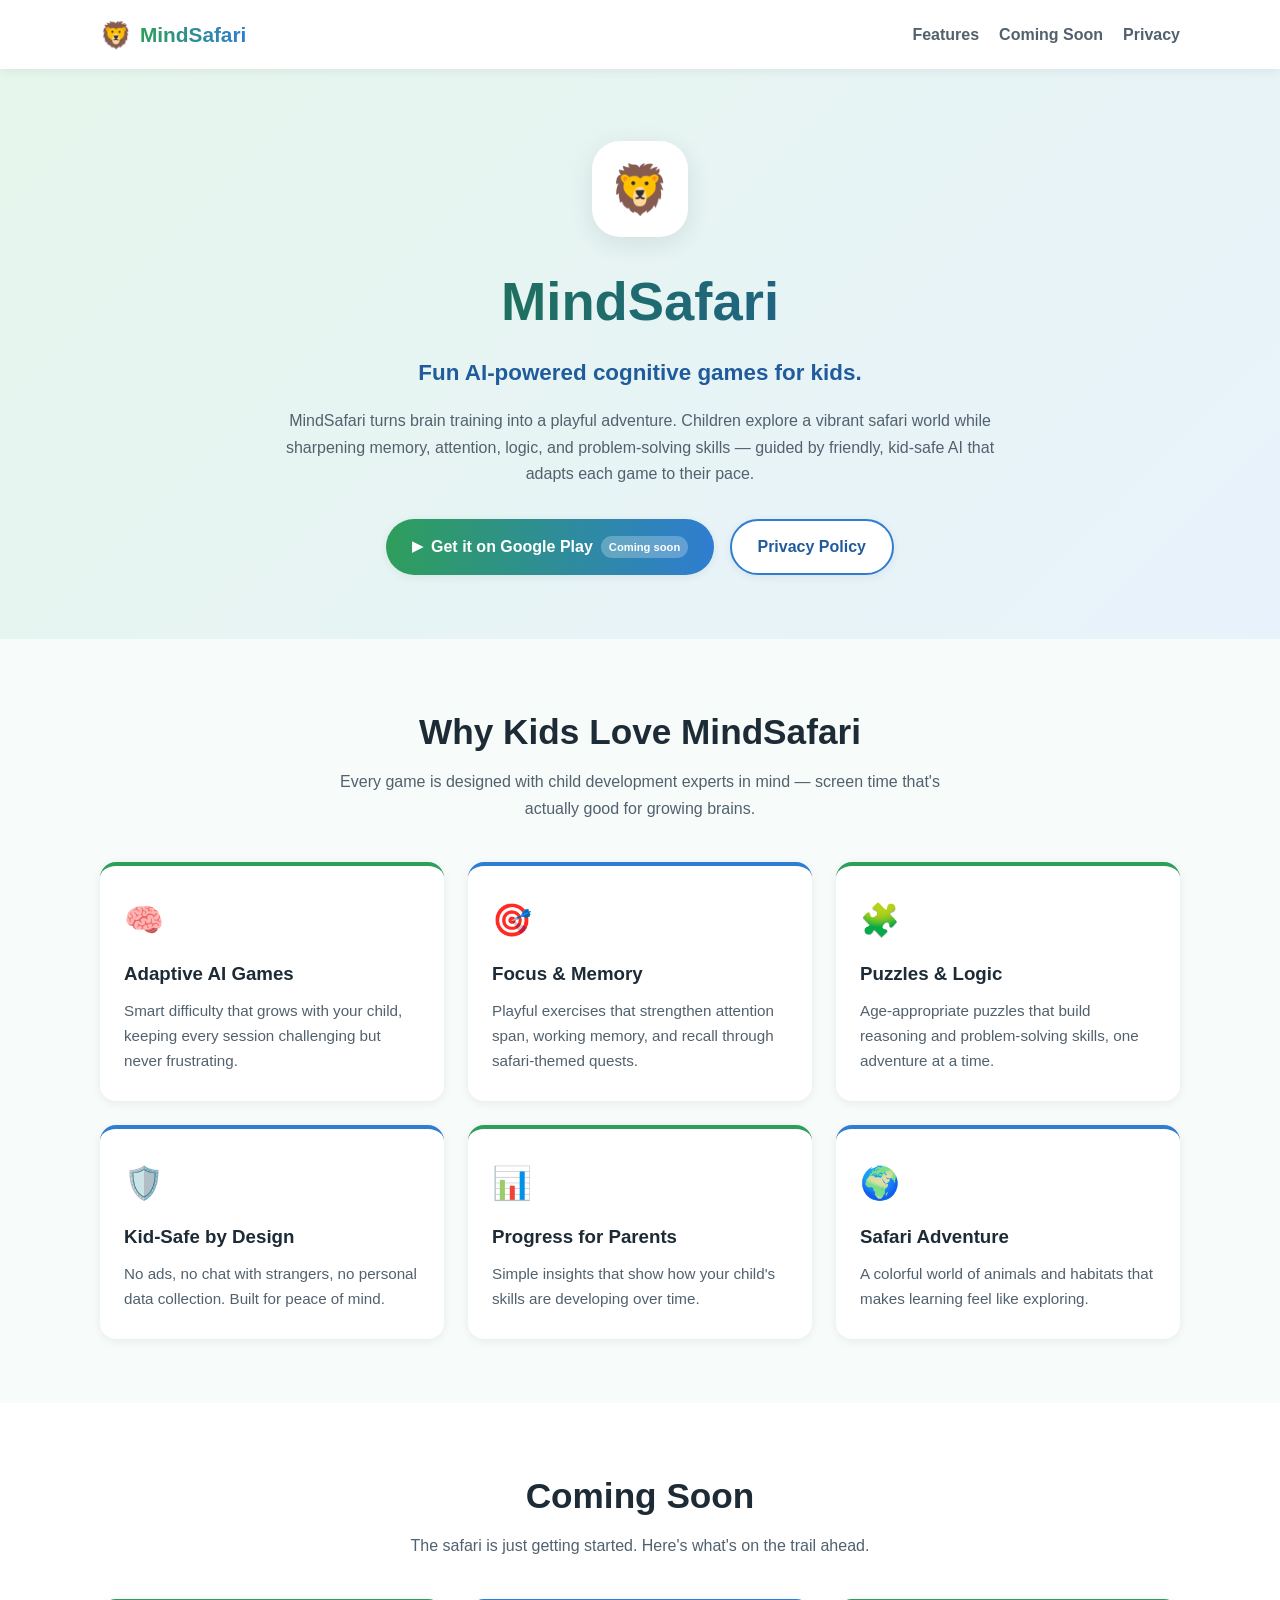
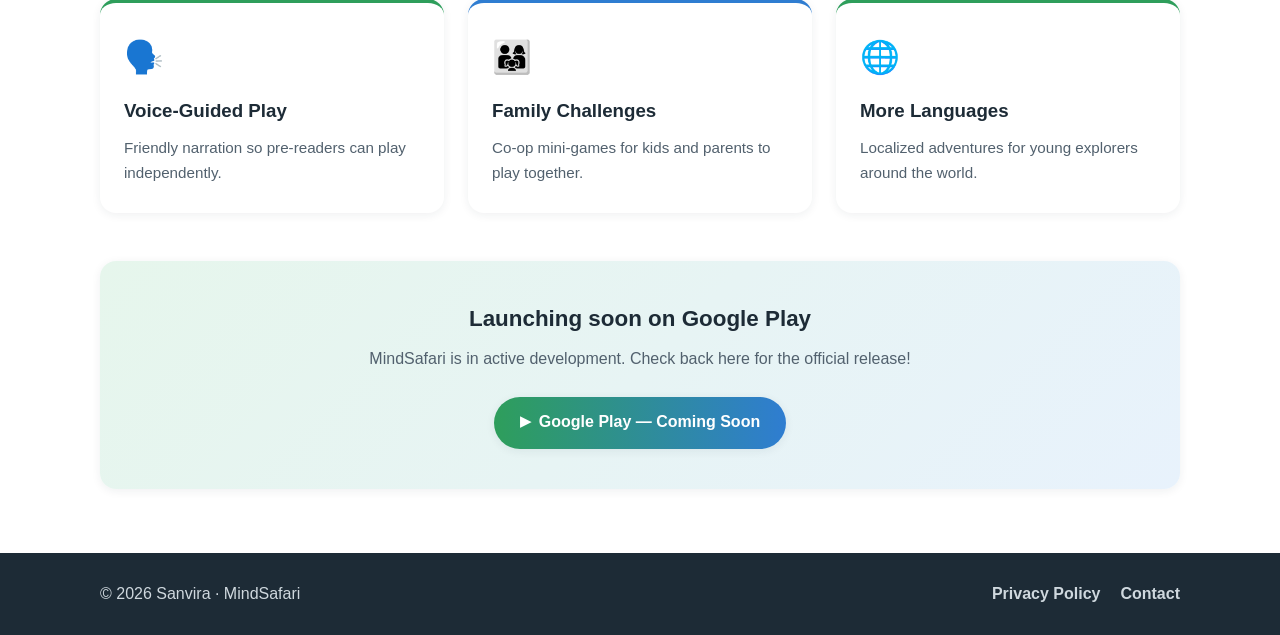
<file: index.html>
<!DOCTYPE html>
<html lang="en">
<head>
  <meta charset="UTF-8" />
  <meta name="viewport" content="width=device-width, initial-scale=1.0" />
  <meta name="description" content="MindSafari — Fun AI-powered cognitive games for kids. Boost memory, focus, and problem-solving through playful adventures." />
  <title>MindSafari — Fun AI-Powered Cognitive Games for Kids</title>
  <link rel="icon" href="assets/icon.png" type="image/png" />
  <link rel="stylesheet" href="css/styles.css" />
</head>
<body>

  <header class="site-header">
    <nav class="nav container">
      <a href="index.html" class="brand">
        <span class="brand-logo" aria-hidden="true">🦁</span>
        <span class="brand-name">MindSafari</span>
      </a>
      <div class="nav-links">
        <a href="#features">Features</a>
        <a href="#coming-soon">Coming Soon</a>
        <a href="privacy.html">Privacy</a>
      </div>
    </nav>
  </header>

  <main>
    <!-- Hero -->
    <section class="hero">
      <div class="container hero-inner">
        <div class="hero-logo" aria-hidden="true">🦁</div>
        <h1>MindSafari</h1>
        <p class="tagline">Fun AI-powered cognitive games for kids.</p>
        <p class="intro">
          MindSafari turns brain training into a playful adventure. Children explore a
          vibrant safari world while sharpening memory, attention, logic, and
          problem-solving skills — guided by friendly, kid-safe AI that adapts each game
          to their pace.
        </p>
        <div class="hero-actions">
          <a href="#" class="btn btn-primary" aria-disabled="true">
            <span class="btn-icon" aria-hidden="true">▶</span> Get it on Google Play
            <span class="btn-note">Coming&nbsp;soon</span>
          </a>
          <a href="privacy.html" class="btn btn-secondary">Privacy Policy</a>
        </div>
      </div>
    </section>

    <!-- Features -->
    <section id="features" class="section">
      <div class="container">
        <h2 class="section-title">Why Kids Love MindSafari</h2>
        <p class="section-subtitle">
          Every game is designed with child development experts in mind — screen time
          that's actually good for growing brains.
        </p>
        <div class="card-grid">
          <div class="card">
            <div class="card-icon" aria-hidden="true">🧠</div>
            <h3>Adaptive AI Games</h3>
            <p>Smart difficulty that grows with your child, keeping every session challenging but never frustrating.</p>
          </div>
          <div class="card">
            <div class="card-icon" aria-hidden="true">🎯</div>
            <h3>Focus &amp; Memory</h3>
            <p>Playful exercises that strengthen attention span, working memory, and recall through safari-themed quests.</p>
          </div>
          <div class="card">
            <div class="card-icon" aria-hidden="true">🧩</div>
            <h3>Puzzles &amp; Logic</h3>
            <p>Age-appropriate puzzles that build reasoning and problem-solving skills, one adventure at a time.</p>
          </div>
          <div class="card">
            <div class="card-icon" aria-hidden="true">🛡️</div>
            <h3>Kid-Safe by Design</h3>
            <p>No ads, no chat with strangers, no personal data collection. Built for peace of mind.</p>
          </div>
          <div class="card">
            <div class="card-icon" aria-hidden="true">📊</div>
            <h3>Progress for Parents</h3>
            <p>Simple insights that show how your child's skills are developing over time.</p>
          </div>
          <div class="card">
            <div class="card-icon" aria-hidden="true">🌍</div>
            <h3>Safari Adventure</h3>
            <p>A colorful world of animals and habitats that makes learning feel like exploring.</p>
          </div>
        </div>
      </div>
    </section>

    <!-- Coming Soon -->
    <section id="coming-soon" class="section section-alt">
      <div class="container">
        <h2 class="section-title">Coming Soon</h2>
        <p class="section-subtitle">The safari is just getting started. Here's what's on the trail ahead.</p>
        <div class="card-grid">
          <div class="card">
            <div class="card-icon" aria-hidden="true">🗣️</div>
            <h3>Voice-Guided Play</h3>
            <p>Friendly narration so pre-readers can play independently.</p>
          </div>
          <div class="card">
            <div class="card-icon" aria-hidden="true">👨‍👩‍👧</div>
            <h3>Family Challenges</h3>
            <p>Co-op mini-games for kids and parents to play together.</p>
          </div>
          <div class="card">
            <div class="card-icon" aria-hidden="true">🌐</div>
            <h3>More Languages</h3>
            <p>Localized adventures for young explorers around the world.</p>
          </div>
        </div>
        <div class="cta-box">
          <h3>Launching soon on Google Play</h3>
          <p>MindSafari is in active development. Check back here for the official release!</p>
          <a href="#" class="btn btn-primary" aria-disabled="true">
            <span class="btn-icon" aria-hidden="true">▶</span> Google Play — Coming Soon
          </a>
        </div>
      </div>
    </section>
  </main>

  <footer class="site-footer">
    <div class="container footer-inner">
      <p>© 2026 Sanvira · MindSafari</p>
      <nav class="footer-links">
        <a href="privacy.html">Privacy Policy</a>
        <a href="mailto:ningappa.moodi@gmail.com">Contact</a>
      </nav>
    </div>
  </footer>

</body>
</html>
</file>
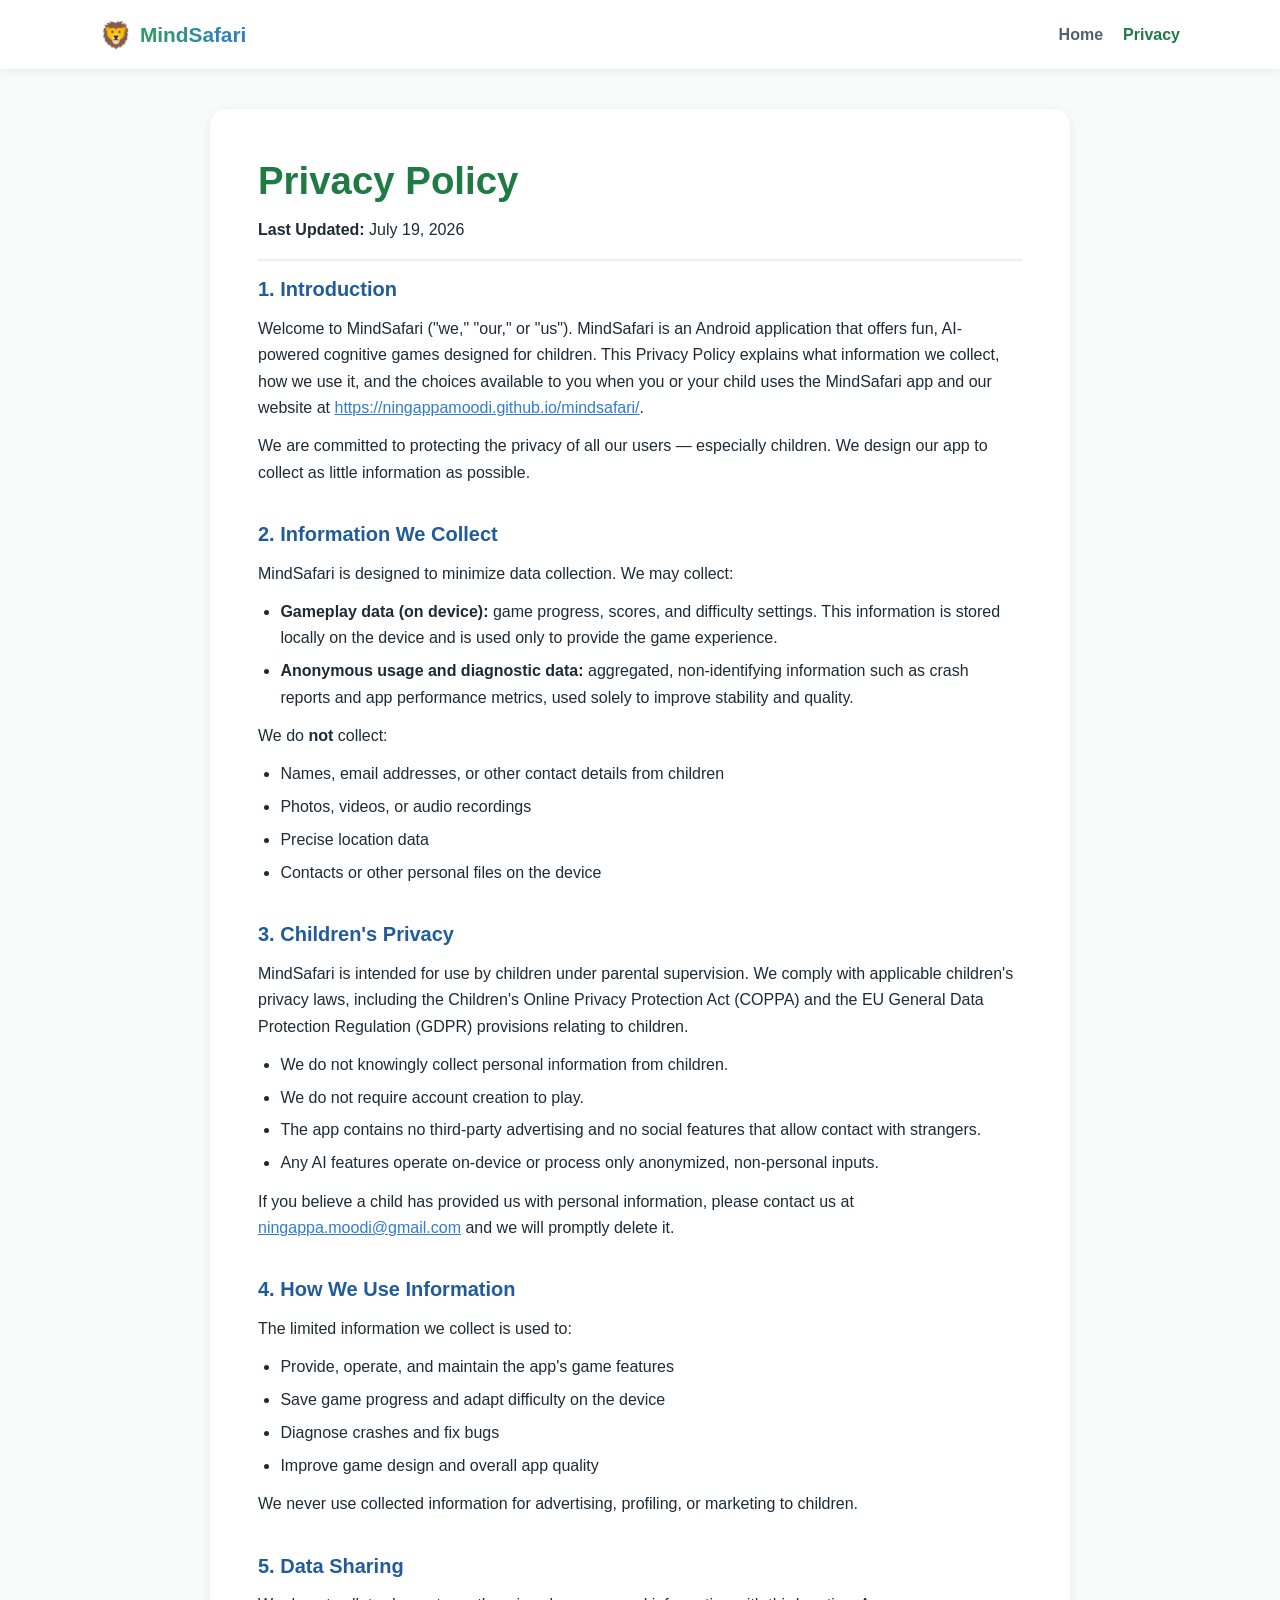
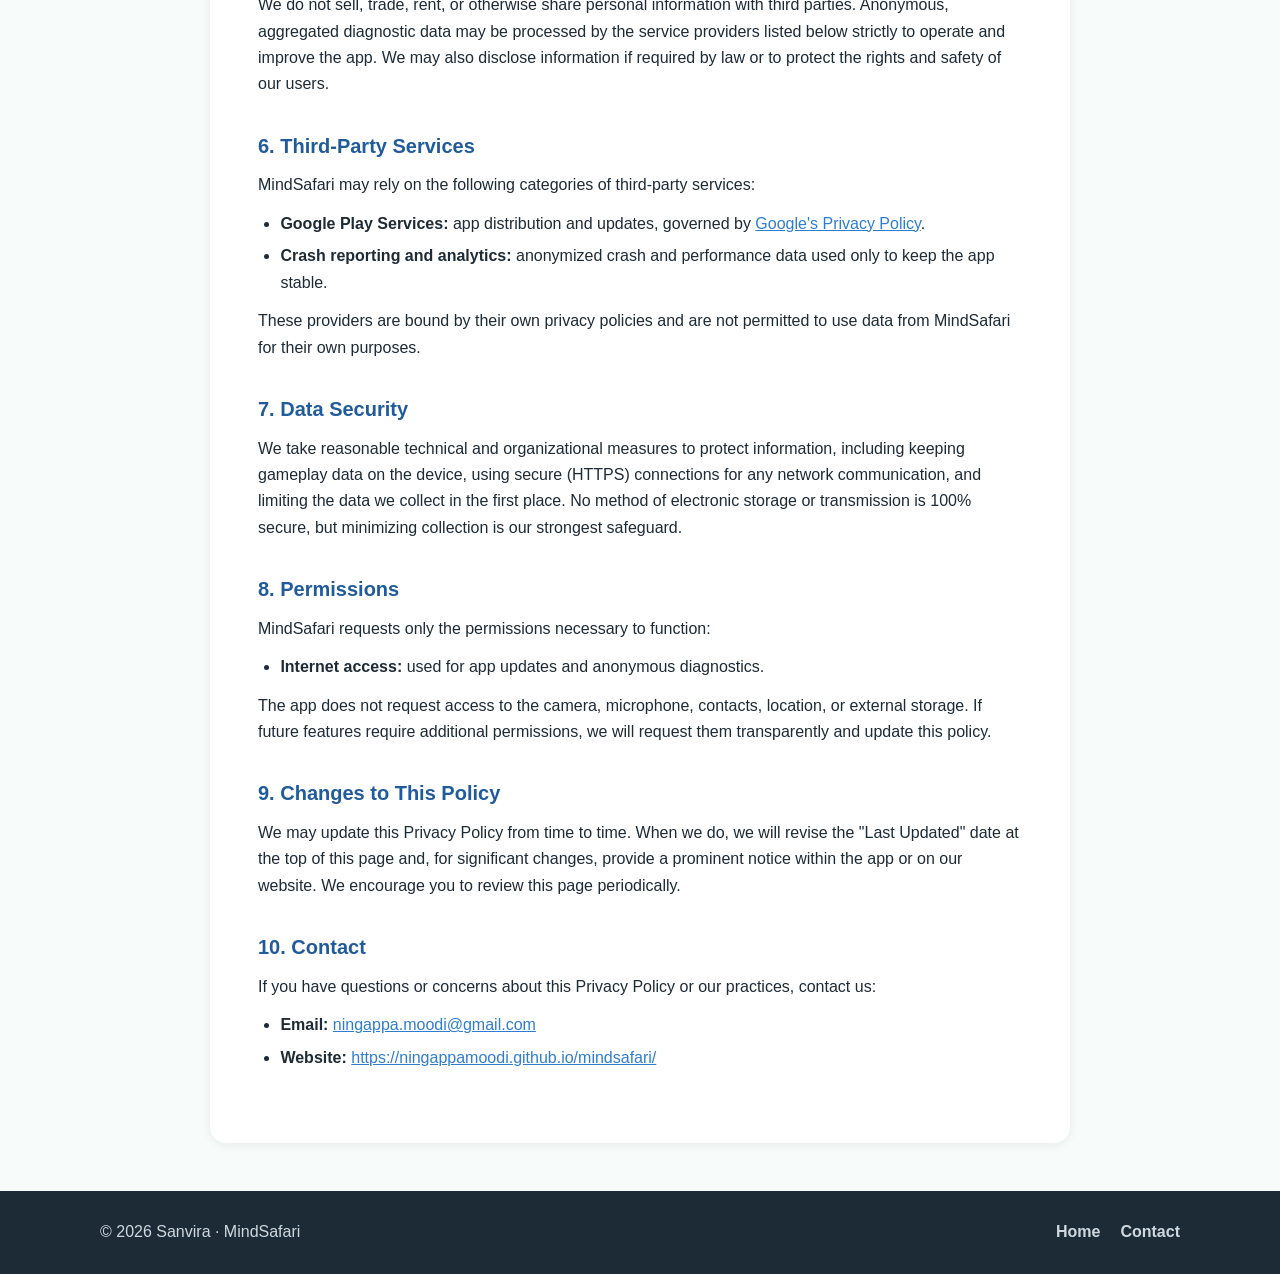
<file: privacy.html>
<!DOCTYPE html>
<html lang="en">
<head>
  <meta charset="UTF-8" />
  <meta name="viewport" content="width=device-width, initial-scale=1.0" />
  <meta name="description" content="Privacy Policy for MindSafari — fun AI-powered cognitive games for kids." />
  <title>Privacy Policy — MindSafari</title>
  <link rel="icon" href="assets/icon.png" type="image/png" />
  <link rel="stylesheet" href="css/styles.css" />
</head>
<body>

  <header class="site-header">
    <nav class="nav container">
      <a href="index.html" class="brand">
        <span class="brand-logo" aria-hidden="true">🦁</span>
        <span class="brand-name">MindSafari</span>
      </a>
      <div class="nav-links">
        <a href="index.html">Home</a>
        <a href="privacy.html" class="active">Privacy</a>
      </div>
    </nav>
  </header>

  <main class="container policy">
    <h1>Privacy Policy</h1>
    <p class="policy-meta"><strong>Last Updated:</strong> July 19, 2026</p>

    <section>
      <h2>1. Introduction</h2>
      <p>
        Welcome to MindSafari ("we," "our," or "us"). MindSafari is an Android
        application that offers fun, AI-powered cognitive games designed for children.
        This Privacy Policy explains what information we collect, how we use it, and
        the choices available to you when you or your child uses the MindSafari app
        and our website at
        <a href="https://ningappamoodi.github.io/mindsafari/">https://ningappamoodi.github.io/mindsafari/</a>.
      </p>
      <p>
        We are committed to protecting the privacy of all our users — especially
        children. We design our app to collect as little information as possible.
      </p>
    </section>

    <section>
      <h2>2. Information We Collect</h2>
      <p>MindSafari is designed to minimize data collection. We may collect:</p>
      <ul>
        <li>
          <strong>Gameplay data (on device):</strong> game progress, scores, and
          difficulty settings. This information is stored locally on the device and is
          used only to provide the game experience.
        </li>
        <li>
          <strong>Anonymous usage and diagnostic data:</strong> aggregated, non-identifying
          information such as crash reports and app performance metrics, used solely to
          improve stability and quality.
        </li>
      </ul>
      <p>We do <strong>not</strong> collect:</p>
      <ul>
        <li>Names, email addresses, or other contact details from children</li>
        <li>Photos, videos, or audio recordings</li>
        <li>Precise location data</li>
        <li>Contacts or other personal files on the device</li>
      </ul>
    </section>

    <section>
      <h2>3. Children's Privacy</h2>
      <p>
        MindSafari is intended for use by children under parental supervision. We
        comply with applicable children's privacy laws, including the Children's
        Online Privacy Protection Act (COPPA) and the EU General Data Protection
        Regulation (GDPR) provisions relating to children.
      </p>
      <ul>
        <li>We do not knowingly collect personal information from children.</li>
        <li>We do not require account creation to play.</li>
        <li>The app contains no third-party advertising and no social features that allow contact with strangers.</li>
        <li>Any AI features operate on-device or process only anonymized, non-personal inputs.</li>
      </ul>
      <p>
        If you believe a child has provided us with personal information, please
        contact us at <a href="mailto:ningappa.moodi@gmail.com">ningappa.moodi@gmail.com</a> and we
        will promptly delete it.
      </p>
    </section>

    <section>
      <h2>4. How We Use Information</h2>
      <p>The limited information we collect is used to:</p>
      <ul>
        <li>Provide, operate, and maintain the app's game features</li>
        <li>Save game progress and adapt difficulty on the device</li>
        <li>Diagnose crashes and fix bugs</li>
        <li>Improve game design and overall app quality</li>
      </ul>
      <p>We never use collected information for advertising, profiling, or marketing to children.</p>
    </section>

    <section>
      <h2>5. Data Sharing</h2>
      <p>
        We do not sell, trade, rent, or otherwise share personal information with
        third parties. Anonymous, aggregated diagnostic data may be processed by the
        service providers listed below strictly to operate and improve the app. We may
        also disclose information if required by law or to protect the rights and
        safety of our users.
      </p>
    </section>

    <section>
      <h2>6. Third-Party Services</h2>
      <p>MindSafari may rely on the following categories of third-party services:</p>
      <ul>
        <li>
          <strong>Google Play Services:</strong> app distribution and updates, governed
          by <a href="https://policies.google.com/privacy" rel="noopener">Google's Privacy Policy</a>.
        </li>
        <li>
          <strong>Crash reporting and analytics:</strong> anonymized crash and
          performance data used only to keep the app stable.
        </li>
      </ul>
      <p>
        These providers are bound by their own privacy policies and are not permitted
        to use data from MindSafari for their own purposes.
      </p>
    </section>

    <section>
      <h2>7. Data Security</h2>
      <p>
        We take reasonable technical and organizational measures to protect
        information, including keeping gameplay data on the device, using secure
        (HTTPS) connections for any network communication, and limiting the data we
        collect in the first place. No method of electronic storage or transmission is
        100% secure, but minimizing collection is our strongest safeguard.
      </p>
    </section>

    <section>
      <h2>8. Permissions</h2>
      <p>MindSafari requests only the permissions necessary to function:</p>
      <ul>
        <li><strong>Internet access:</strong> used for app updates and anonymous diagnostics.</li>
      </ul>
      <p>
        The app does not request access to the camera, microphone, contacts, location,
        or external storage. If future features require additional permissions, we
        will request them transparently and update this policy.
      </p>
    </section>

    <section>
      <h2>9. Changes to This Policy</h2>
      <p>
        We may update this Privacy Policy from time to time. When we do, we will
        revise the "Last Updated" date at the top of this page and, for significant
        changes, provide a prominent notice within the app or on our website. We
        encourage you to review this page periodically.
      </p>
    </section>

    <section>
      <h2>10. Contact</h2>
      <p>If you have questions or concerns about this Privacy Policy or our practices, contact us:</p>
      <ul>
        <li><strong>Email:</strong> <a href="mailto:ningappa.moodi@gmail.com">ningappa.moodi@gmail.com</a></li>
        <li><strong>Website:</strong> <a href="https://ningappamoodi.github.io/mindsafari/">https://ningappamoodi.github.io/mindsafari/</a></li>
      </ul>
    </section>
  </main>

  <footer class="site-footer">
    <div class="container footer-inner">
      <p>© 2026 Sanvira · MindSafari</p>
      <nav class="footer-links">
        <a href="index.html">Home</a>
        <a href="mailto:ningappa.moodi@gmail.com">Contact</a>
      </nav>
    </div>
  </footer>

</body>
</html>
</file>
<file: css/styles.css>
/* ==========================================================================
   MindSafari — styles.css
   Green & blue theme · responsive · mobile friendly
   ========================================================================== */

:root {
  --green: #2e9e5b;
  --green-dark: #1f7a43;
  --green-light: #e6f6ec;
  --blue: #2f7dd1;
  --blue-dark: #205b9c;
  --blue-light: #e8f2fc;
  --ink: #1d2b36;
  --ink-soft: #52616e;
  --bg: #f7fbf9;
  --white: #ffffff;
  --radius: 16px;
  --shadow: 0 6px 24px rgba(29, 43, 54, 0.10);
  --shadow-soft: 0 2px 10px rgba(29, 43, 54, 0.07);
}

* {
  margin: 0;
  padding: 0;
  box-sizing: border-box;
}

html {
  scroll-behavior: smooth;
}

body {
  font-family: "Segoe UI", "Helvetica Neue", Arial, sans-serif;
  color: var(--ink);
  background: var(--bg);
  line-height: 1.65;
}

img {
  max-width: 100%;
  height: auto;
}

a {
  color: var(--blue);
}

.container {
  width: min(1080px, 92%);
  margin: 0 auto;
}

/* --------------------------------------------------------------------------
   Header / Nav
   -------------------------------------------------------------------------- */

.site-header {
  position: sticky;
  top: 0;
  z-index: 10;
  background: var(--white);
  box-shadow: var(--shadow-soft);
}

.nav {
  display: flex;
  align-items: center;
  justify-content: space-between;
  padding: 0.85rem 0;
  gap: 1rem;
  flex-wrap: wrap;
}

.brand {
  display: flex;
  align-items: center;
  gap: 0.5rem;
  text-decoration: none;
}

.brand-logo {
  font-size: 1.6rem;
}

.brand-name {
  font-size: 1.3rem;
  font-weight: 700;
  background: linear-gradient(90deg, var(--green), var(--blue));
  -webkit-background-clip: text;
  background-clip: text;
  color: transparent;
}

.nav-links {
  display: flex;
  gap: 1.25rem;
}

.nav-links a {
  text-decoration: none;
  color: var(--ink-soft);
  font-weight: 600;
  transition: color 0.2s ease;
}

.nav-links a:hover,
.nav-links a.active {
  color: var(--green-dark);
}

/* --------------------------------------------------------------------------
   Hero
   -------------------------------------------------------------------------- */

.hero {
  background: linear-gradient(135deg, var(--green-light) 0%, var(--blue-light) 100%);
  text-align: center;
  padding: 4.5rem 0 4rem;
}

.hero-inner {
  max-width: 760px;
}

.hero-logo {
  width: 96px;
  height: 96px;
  margin: 0 auto 1.25rem;
  display: flex;
  align-items: center;
  justify-content: center;
  font-size: 3rem;
  background: var(--white);
  border-radius: 28px;
  box-shadow: var(--shadow);
}

.hero h1 {
  font-size: clamp(2.2rem, 6vw, 3.4rem);
  background: linear-gradient(90deg, var(--green-dark), var(--blue-dark));
  -webkit-background-clip: text;
  background-clip: text;
  color: transparent;
  margin-bottom: 0.5rem;
}

.tagline {
  font-size: clamp(1.1rem, 3vw, 1.4rem);
  font-weight: 600;
  color: var(--blue-dark);
  margin-bottom: 1rem;
}

.intro {
  color: var(--ink-soft);
  margin-bottom: 2rem;
}

.hero-actions {
  display: flex;
  justify-content: center;
  gap: 1rem;
  flex-wrap: wrap;
}

/* --------------------------------------------------------------------------
   Buttons
   -------------------------------------------------------------------------- */

.btn {
  display: inline-flex;
  align-items: center;
  gap: 0.5rem;
  padding: 0.8rem 1.6rem;
  border-radius: 999px;
  font-weight: 700;
  text-decoration: none;
  transition: transform 0.15s ease, box-shadow 0.15s ease;
  box-shadow: var(--shadow-soft);
}

.btn:hover {
  transform: translateY(-2px);
  box-shadow: var(--shadow);
}

.btn-primary {
  background: linear-gradient(90deg, var(--green), var(--blue));
  color: var(--white);
}

.btn-secondary {
  background: var(--white);
  color: var(--blue-dark);
  border: 2px solid var(--blue);
}

.btn-icon {
  font-size: 0.85em;
}

.btn-note {
  font-size: 0.7rem;
  font-weight: 600;
  background: rgba(255, 255, 255, 0.25);
  padding: 0.1rem 0.5rem;
  border-radius: 999px;
}

/* --------------------------------------------------------------------------
   Sections
   -------------------------------------------------------------------------- */

.section {
  padding: 4rem 0;
}

.section-alt {
  background: var(--white);
}

.section-title {
  text-align: center;
  font-size: clamp(1.6rem, 4vw, 2.2rem);
  color: var(--ink);
  margin-bottom: 0.5rem;
}

.section-subtitle {
  text-align: center;
  color: var(--ink-soft);
  max-width: 640px;
  margin: 0 auto 2.5rem;
}

/* --------------------------------------------------------------------------
   Cards
   -------------------------------------------------------------------------- */

.card-grid {
  display: grid;
  grid-template-columns: repeat(auto-fit, minmax(260px, 1fr));
  gap: 1.5rem;
}

.card {
  background: var(--white);
  border-radius: var(--radius);
  padding: 1.75rem 1.5rem;
  box-shadow: var(--shadow-soft);
  border-top: 4px solid var(--green);
  transition: transform 0.15s ease, box-shadow 0.15s ease;
}

.card:nth-child(even) {
  border-top-color: var(--blue);
}

.card:hover {
  transform: translateY(-4px);
  box-shadow: var(--shadow);
}

.card-icon {
  font-size: 2rem;
  margin-bottom: 0.75rem;
}

.card h3 {
  margin-bottom: 0.5rem;
  color: var(--ink);
}

.card p {
  color: var(--ink-soft);
  font-size: 0.95rem;
}

/* --------------------------------------------------------------------------
   CTA box
   -------------------------------------------------------------------------- */

.cta-box {
  margin-top: 3rem;
  text-align: center;
  background: linear-gradient(135deg, var(--green-light), var(--blue-light));
  border-radius: var(--radius);
  padding: 2.5rem 1.5rem;
  box-shadow: var(--shadow-soft);
}

.cta-box h3 {
  font-size: 1.4rem;
  margin-bottom: 0.5rem;
}

.cta-box p {
  color: var(--ink-soft);
  margin-bottom: 1.5rem;
}

/* --------------------------------------------------------------------------
   Privacy policy page
   -------------------------------------------------------------------------- */

.policy {
  background: var(--white);
  border-radius: var(--radius);
  box-shadow: var(--shadow-soft);
  padding: 2.5rem clamp(1.25rem, 4vw, 3rem);
  margin: 2.5rem auto 3rem;
  max-width: 860px;
}

.policy h1 {
  font-size: clamp(1.8rem, 4vw, 2.4rem);
  color: var(--green-dark);
  margin-bottom: 0.25rem;
}

.policy-meta {
  color: var(--ink-soft);
  margin-bottom: 2rem;
  padding-bottom: 1rem;
  border-bottom: 2px solid var(--green-light);
}

.policy section {
  margin-bottom: 2rem;
}

.policy h2 {
  color: var(--blue-dark);
  font-size: 1.25rem;
  margin-bottom: 0.6rem;
}

.policy p {
  margin-bottom: 0.75rem;
  color: var(--ink);
}

.policy ul {
  margin: 0.5rem 0 0.75rem 1.4rem;
}

.policy li {
  margin-bottom: 0.4rem;
}

/* --------------------------------------------------------------------------
   Footer
   -------------------------------------------------------------------------- */

.site-footer {
  background: var(--ink);
  color: #cfd8de;
  padding: 1.75rem 0;
}

.footer-inner {
  display: flex;
  align-items: center;
  justify-content: space-between;
  gap: 1rem;
  flex-wrap: wrap;
}

.footer-links {
  display: flex;
  gap: 1.25rem;
}

.footer-links a {
  color: #cfd8de;
  text-decoration: none;
  font-weight: 600;
}

.footer-links a:hover {
  color: var(--white);
}

/* --------------------------------------------------------------------------
   Responsive
   -------------------------------------------------------------------------- */

@media (max-width: 600px) {
  .nav {
    justify-content: center;
    text-align: center;
  }

  .hero {
    padding: 3rem 0 2.75rem;
  }

  .hero-actions .btn {
    width: 100%;
    justify-content: center;
  }

  .footer-inner {
    flex-direction: column;
    text-align: center;
  }
}
</file>
